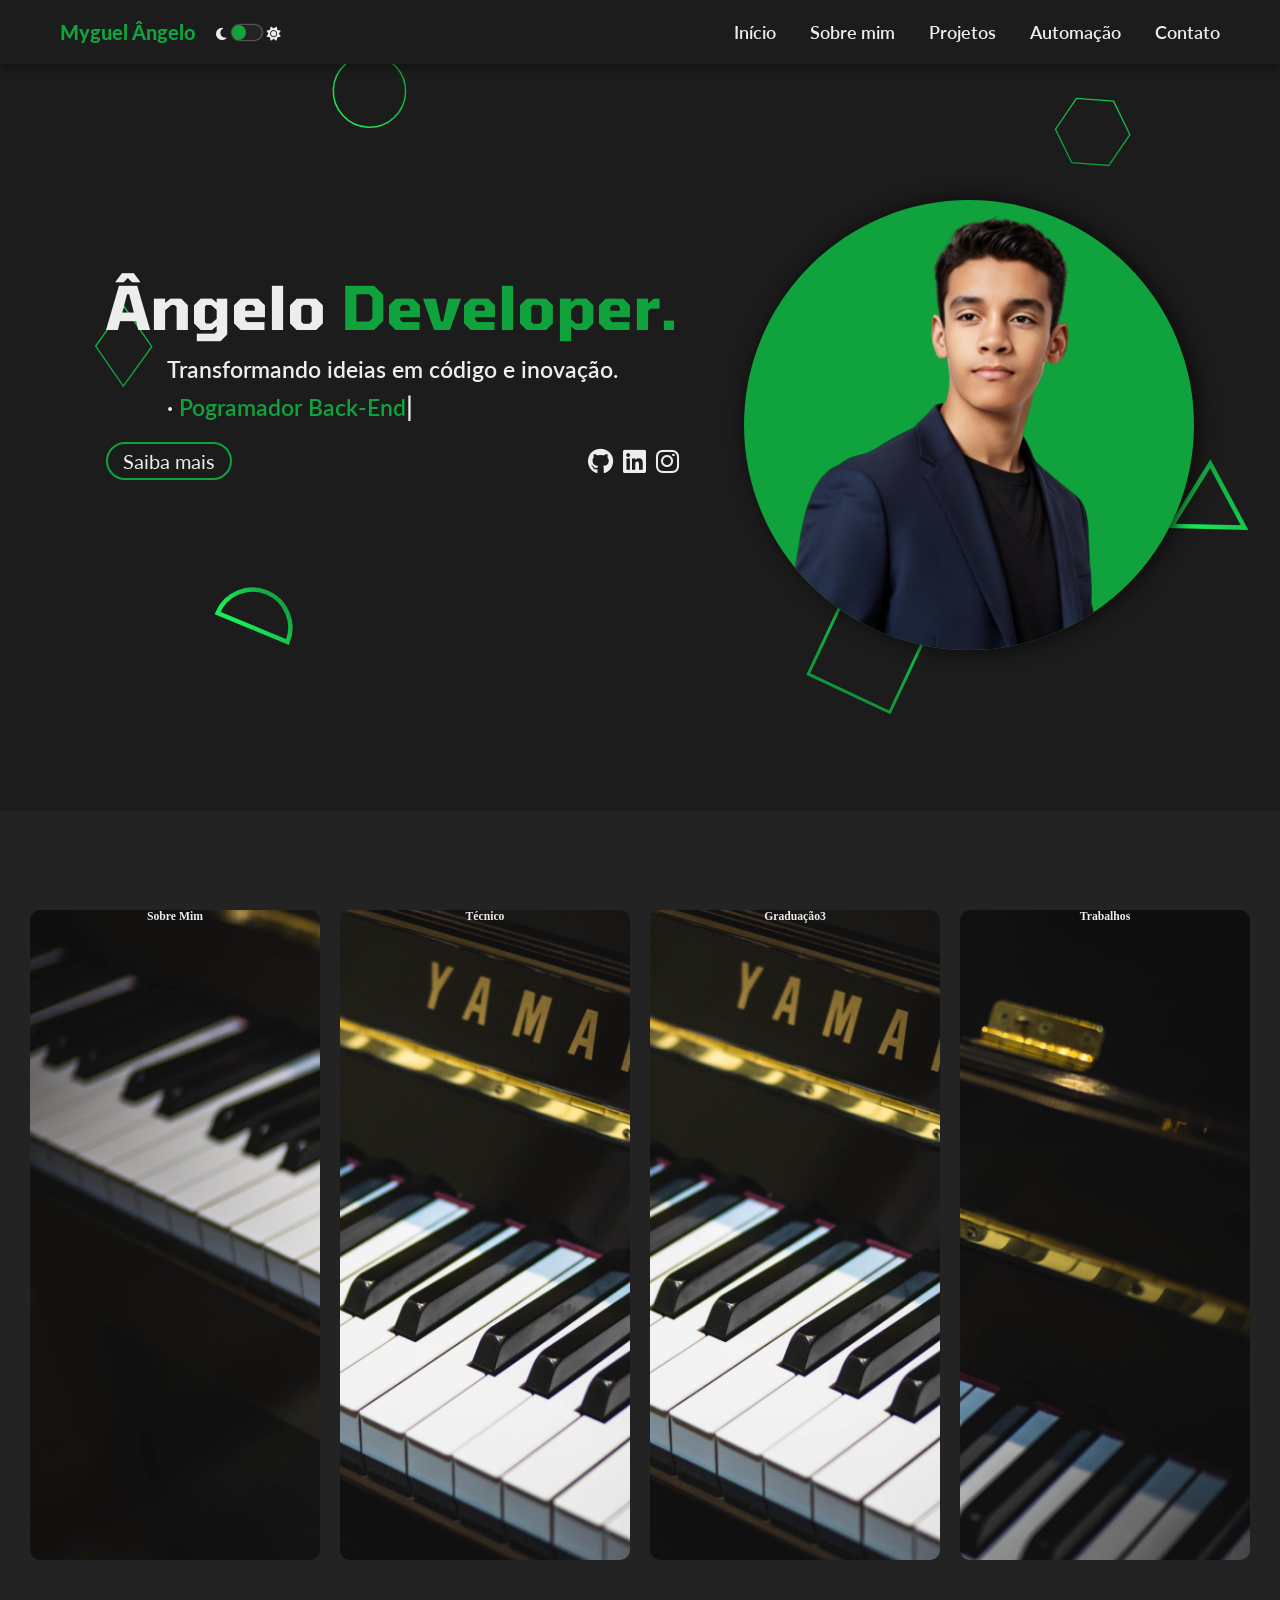
<file: index.html>
<!DOCTYPE html>
<html lang="pt-BR">

<head>
   <meta charset="UTF-8">
   <meta name="viewport" content="width=device-width, initial-scale=1.0">
   <title>Portfolio Pessoal</title>
   <link href="https://cdnjs.cloudflare.com/ajax/libs/font-awesome/6.5.1/css/all.min.css" rel="stylesheet">
   <link rel="stylesheet" href="assets/css/base.css">
   <link rel="stylesheet" href="assets/css/style.css">
   <link rel="preconnect" href="https://fonts.googleapis.com">
   <link rel="preconnect" href="https://fonts.gstatic.com" crossorigin>
   <link
      href="https://fonts.googleapis.com/css2?family=Lato:ital,wght@0,100;0,300;0,400;0,700;0,900;1,100;1,300;1,400;1,700;1,900&family=Tomorrow:ital,wght@0,100;0,200;0,300;0,400;0,500;0,600;0,700;0,800;0,900;1,100;1,200;1,300;1,400;1,500;1,600;1,700;1,800;1,900&display=swap"
      rel="stylesheet">
</head>

<body>
   <!-- Barra de navegação superior-->
   <header class="navbar">
      <div class="nav-container">
         <h1>
            Myguel Ângelo
            <div class="theme-content">
               <i class="fas fa-moon"></i>
               <div class="button-theme">
                  <div class="ball"></div>
               </div>
               <i class="fas fa-sun"></i>
            </div>
         </h1>
         <button class="hamburger-menu" aria-label="Menu">
            <i class="fas fa-bars"></i>
         </button>
         <nav class="sidebar">
            <ul class="nav-links">
               <li><a href="#home">Início</a></li>
               <li><a href="#profile">Sobre mim</a></li>
               <li><a href="#projects">Projetos</a></li>
               <li><a href="#automation">Automação</a></li>
               <li><a href="#contact">Contato</a></li>
            </ul>
         </nav>
      </div>
   </header>

   <!-- Sessões -->
   <section id="home" class="section secondary-color">
      <div class="home-content">
         <div class="home-text-container">
            <h2>Ângelo <span class="contrast-text">Developer.</span></h2>
            <p>
               Transformando ideias em código e inovação. <br>
               · <span id="info" class="contrast-text cursor"> </span>
            </p>
            <div class="social-icons">
               <a href="#profile" class="button-profile">Saiba mais</a>
               <div class="icons">
                  <a href="https://github.com/Myguel-Angelo/" target="_blank"><i class="fab fa-github"></i></a>
                  <a href="https://www.linkedin.com/in/myguel-nunes-ab8751301/" target="_blank"><i
                        class="fab fa-linkedin"></i></a>
                  <a href="#" target="_blank"><i class="fab fa-instagram"></i></a>
               </div>
            </div>
         </div>
         <div class="home-image-container">
            <div class="home-image">
               <img src="assets/img/ft-perfil1.png" alt="">
            </div>
         </div>
      </div>
   </section>

   <!-- <div class="divider-1">
      <img src="assets/img/divider-arch-dark1.svg" alt="divider 1">
      <a href="#projects" class="cta-button">Ver Projetos</a>
   </div> -->

   <section id="profile" class="section primary-color">
      <div class="card" for="c1" onclick="expandCard(this, '1')">
         <h3>Sobre Mim</h3>
         <div class="card-content cont1">Lorem ipsum dolor sit, amet consectetur adipisicing elit. Voluptate, maxime,
            consectetur nostrum, commodi cupiditate quod minima assumenda maiores quasi tempore ex. Ipsum iste impedit
            accusantium eos quam? Eius, eum beatae.</div>
      </div>
      <div class="card" for="c2" onclick="expandCard(this, '2')">
         <h3>Técnico</h3>
         <div class="card-content cont2">Lorem ipsum dolor sit, amet consectetur adipisicing elit. Voluptate, maxime,
            consectetur nostrum, commodi cupiditate quod minima assumenda maiores quasi tempore ex. Ipsum iste impedit
            accusantium eos quam? Eius, eum beatae.</div>
      </div>
      <div class="card" for="c3" onclick="expandCard(this, '3')">
         <h3>Graduação3</h3>
         <div class="card-content cont3">Lorem ipsum dolor sit, amet consectetur adipisicing elit. Voluptate, maxime,
            consectetur nostrum, commodi cupiditate quod minima assumenda maiores quasi tempore ex. Ipsum iste impedit
            accusantium eos quam? Eius, eum beatae.</div>
      </div>
      <div class="card" for="c4" onclick="expandCard(this, '4')">
         <h3>Trabalhos</h3>
         <div class="card-content cont4">Lorem ipsum dolor sit, amet consectetur adipisicing elit. Voluptate, maxime,
            consectetur nostrum, commodi cupiditate quod minima assumenda maiores quasi tempore ex. Ipsum iste impedit
            accusantium eos quam? Eius, eum beatae.</div>
      </div>
   </section>

   <section id="projects" class="section secondary-color">
   </section>

   <section id="automation" class="section primary-color">
   </section>

   <footer id="contact" class="section secondary-color">
   </footer>

   <script src="assets/js/main.js"></script>
   <script src="assets/js/theme.js"></script>
</body>

</html>
</file>
<file: assets/css/base.css>
* {
    margin: 0;
    padding: 0;
    box-sizing: border-box;
}

:root {
    --dark-primary-color: #232323;
    --dark-secondary-color: #1C1C1C;
    --light-primary-color: #ededed;
    --light-secondary-color: #dedede;
    --contrast-colorA: #10a23c;
    --dark-contrast-color: #ededed;
    --light-contrast-color: #232323;
    --system-colorA: var(--dark-primary-color);
    --system-colorB: var(--dark-secondary-color);
    --contrast-colorB: var(--dark-contrast-color);
    --button-hover: #13692d;
    --bg-dark1: url('../img/backgrounds/bg-dark1.svg');
    --bg-dark2: url('../img/backgrounds/bg-dark2.svg');
    --bg-light1: url('../img/backgrounds/bg-light1.svg');
    --bg-light2: url('../img/backgrounds/bg-light2.svg');
    --primary-bg: var(--bg-dark1);
    --secondary-bg: var(--bg-dark2);
}

html {
    font-size: 62.5%; scroll-behavior: smooth;
}
body {
    font-family: "Lato", serif;
    background-color: var(--system-colorA);
}

h1, h2, h3 {
    font-family: 'Chakra Petch';
}
p {
    font-size: 1.8rem;
    line-height: 1.5;
    color: var(--contrast-colorB);
}
.container {
    max-width: 120rem;
}




/* Barra de navegação */
.navbar {
    position: fixed;
    top: 0;
    left: 0;
    width: 100%;
    display: flex;
    justify-content: space-between;
    align-items: center;
    background-color: var(--system-colorB); /* Cor de fundo da barra */
    color: var(--contrast-colorB); /* Cor do texto */
    z-index: 1000; /* Garante que fica acima de tudo */
    box-shadow: 0 4px 8px rgba(0, 0, 0, 0.35);
    padding: auto;
    transition: all 300ms ease-in-out;
}
.nav-container {
    display: flex;
    justify-content: space-between;
    align-items: center;
    max-width: 120rem;
    width: 100%;
    margin: auto;
}

/* Nome do portfólio */
.nav-container h1 {
    display: flex;
    font-family: "Lato", serif;
    padding: 2rem;
    font-size: 2rem;
    font-weight: 900;
    margin: 0;
    color: var(--contrast-colorA); /* Verde para destaque */
}

.hamburger-menu {
    display: none; /* Escondido por padrão */
    background: none;
    border: none;
    font-size: 2.4rem;
    color: var(--contrast-colorB);
    cursor: pointer;
}

/* Estilo dos links */
.nav-links {
    display: flex;
    list-style: none;
    margin: 0 0.3rem;
    padding: 0;
    position: static;
}

.nav-links a {
    display: block;
    margin: 1.7rem;
    text-decoration: none;
    font-weight: 600;
    font-size: 1.8rem;
    color: var(--contrast-colorB); /* Cor dos links */
    transition: color 0.3s ease-in-out;
    position: relative;
}
.nav-links a:hover {
    color: var(--contrast-colorA); /* Verde no hover */
}

.nav-links a::after {
    content: '';
    position: absolute;
    bottom: -1rem;
    left: 0;
    width: 0;
    height: 0.2rem;
    background-color: var(--contrast-colorA);
    transition: width 0.3s ease;
}
.nav-links a:hover::after {
    width: 100%; 
}

.theme-content {
    display: flex;
    align-items: center;
    justify-content: center;
    color: var(--contrast-colorB);
    padding: 0.3rem 0 0 2rem;
}
.fa-sun {padding-left: 0.5rem; font-size: 1.4rem;}
.fa-moon {padding-right: 0.5rem; font-size: 1.4rem;}

.button-theme{
    position: relative;
    margin-bottom: 0.2rem;
    width:3rem;
    height: 1.5rem;
    border-radius: 2.5rem;
    box-shadow: 0 0 2px 0 var(--contrast-colorB);
    background-color: var(--system-colorA);
}
.ball{
    cursor: pointer;
    position: absolute;
    top: 0;
    left: 0;
    width: 1.4rem;
    height: 100%;
    border-radius: 50%;
    background-color: var(--contrast-colorA);
    transition: left 0.5s;
}
.ball-move{
    left: calc(100% - 1.3rem);
}
.light-theme{
    --system-colorA: var(--light-primary-color);
    --system-colorB: var(--light-secondary-color);
    --contrast-colorB: var(--light-contrast-color);
    --button-hover: #0bd046;
    --primary-bg: var(--bg-light1);
    --secondary-bg: var(--bg-light2);
}

#info {
    color: var(--contrast-colorA);
    display: inline-block;
}

.cursor::after {
    content: "|";
    color: var(--contrast-colorB);
    font-size: 2.65rem;
    display: inline-block;
    animation: blink 0.7s infinite;

}

@keyframes blink {
    50% {
        opacity: 0;
    }
}

/* Estilizando as seções */
.section {
    padding: 2rem;
    padding-top: 6rem;
    min-height: 90vh; /* Tamanho de cada seção: 100% da altura da viewport */
    text-align: center;
}

.primary-color {
    background-color: var(--system-colorA);
}
.secondary-color {
    background-color: var(--system-colorB);
}

#contact {
    height: 50vh;
}

@media (max-width: 820px) {
    .button-theme{
        margin-bottom: 0;
    }
    .hamburger-menu {
        display: block;
        padding: 2rem;
    }
    .sidebar {
        position: fixed;
        top: 0;
        left: -100%; /* Fora da tela por padrão */
        height: 100%;
        width: 25rem; /* Largura da barra lateral */
        background-color: var(--system-colorB);
        box-shadow: 0 0 8px rgba(0, 0, 0, 0.35);
        transition: left 0.5s ease-in-out;
        z-index: 999;
    }
    
    /* Quando a barra lateral está aberta */
    .sidebar.open {
        left: 0;
        background-color: var(--system-colorB);
    }
    
    /* Links da barra lateral */
    .sidebar .nav-links {
        display: flex;
        flex-direction: column;
        padding: 2rem;
        gap: 2rem;
    }
    
    .sidebar .nav-links a {
        font-size: 1.7rem;
        margin: 0.5rem;
    }
}
</file>
<file: assets/css/style.css>
:root {
    --dark-primary-color: #232323;
    --dark-secondary-color: #1C1C1C;
    --light-primary-color: #ededed;
    --light-secondary-color: #dedede;
    --contrast-colorA: #10a23c;
    --dark-contrast-color: #ededed;
    --light-contrast-color: #232323;
    --system-colorA: var(--dark-primary-color);
    --system-colorB: var(--dark-secondary-color);
    --contrast-colorB: var(--dark-contrast-color);
    --button-hover: #13692d;
    --bg-dark1: url('../img/backgrounds/bg-dark1.svg');
    --bg-dark2: url('../img/backgrounds/bg-dark2.svg');
    --bg-light1: url('../img/backgrounds/bg-light1.svg');
    --bg-light2: url('../img/backgrounds/bg-light2.svg');
    --primary-bg: var(--bg-dark1);
    --secondary-bg: var(--bg-dark2);
}

#home {
    background-image: var(--primary-bg);
    background-size: cover;
    background-position: center;
    display: flex;
    align-items: center;
    justify-content: center;
    text-align: center;
    gap: 4rem;
}

.home-content {
    max-width: 120rem;
    width: 100%;
    display: flex;
    text-align: center;
    justify-content: space-evenly;
    align-items: center;
}

.home-text-container {
    display: flex;
    flex-direction: column;
    align-items: center;
    padding: 2rem;
    margin-bottom: 10rem;
}
.home-text-container h2 {
    font-size: 6rem;
    font-family: "Tomorrow", serif;
    font-weight: 700;
    color: var(--contrast-colorB);
    margin-bottom: 1rem;
}
.contrast-text {
    color: var(--contrast-colorA);
}

.home-text-container p {
    text-align: left;
    font-size: 2.3rem;
    font-weight: 600;
    margin-bottom: 1.5rem;
}

.home-image-container .home-image {
    border-radius: 50%;
    width: 100%;
    height: 100%;
    background-color: var(--contrast-colorA);
    display: flex;
    align-items: center;
    justify-content: center;
    box-shadow: 4px 0 20px rgba(10, 10, 10, 1);
}

.home-image-container .home-image img {
    border-radius: 50%;
    max-width: 45rem;
    min-height: 45rem;
}

.button-profile {
    padding: 0.5rem 1.5rem;
    border: solid 0.25rem var(--contrast-colorA);
    border-radius: 3rem;
    text-decoration: none;
    font-size: 2rem;
    color: var(--contrast-colorB);
    transition: background-color 300ms ease-in-out;
}
.button-profile:hover{
    background-color: var(--contrast-colorA);
}

.social-icons {
    width: 100%;
    display: flex;
    justify-content: space-between;
}

.social-icons .icons {
    display: flex;
    gap: 1rem;
    align-items: center;
}

.social-icons .icons a {
    color: var(--contrast-colorB);
    font-size: 2.6rem;
    transition: color 0.3s;
}

.social-icons .icons a:hover {
    color: var(--contrast-colorA);
}






#profile {
    display: flex;
    top: 0;
    margin: 0 auto;
    max-width: 140rem;
    justify-content: space-evenly;
    align-items: center;
    flex-wrap: wrap;
    transition: all 400ms ease;
}

.card {
    min-height: 65rem;
    background: var(--system-colorB);
    color: var(--contrast-colorB);
    border-radius: 1rem;
    cursor: pointer;
    transition: all 400ms ease;
    overflow: hidden;
    position: relative;
    margin: 1rem;
    flex: 1;
}

.card[for='c1']{
    background-image: url('../img/profile-cards/eu-bg.jpg');
    background-position: left;
    background-size: cover;
}
.card[for='c2']{
    background-image: url('../img/profile-cards/eu-bg.jpg');
    background-position: center;
    background-size: cover;
}
.card[for='c3']{
    background-image: url('../img/profile-cards/eu-bg.jpg');
    background-position: center;
    background-size: cover;
}
.card[for='c4']{
    background-image: url('../img/profile-cards/eu-bg.jpg');
    background-position: right;
    background-size: cover;
}

.card .card-content {
    position: absolute;
    opacity: 0;
    transition: opacity 400ms ease-in-out, left 400ms ease, z-index 400ms ease;
    left: -100%;
    z-index: -1;
}

.card.hidden {
    flex: 0;
    margin: 0;
}
.card.invisible {
    opacity: 0;
}

.card-content.visible {
    opacity: 1;
    z-index: 1;
    left: 0.5rem;
}

@media (max-width: 950px) {
    #profile {
        flex-direction: column;
    }
    .card {
        min-height: 10rem;
        width: 100%;
    }
    .card.hidden {
        flex: 0;
        margin: 0;
        min-height: 0;
    }
    .card.card.hidden h3 {
        display: none;
    }
}
</file>
